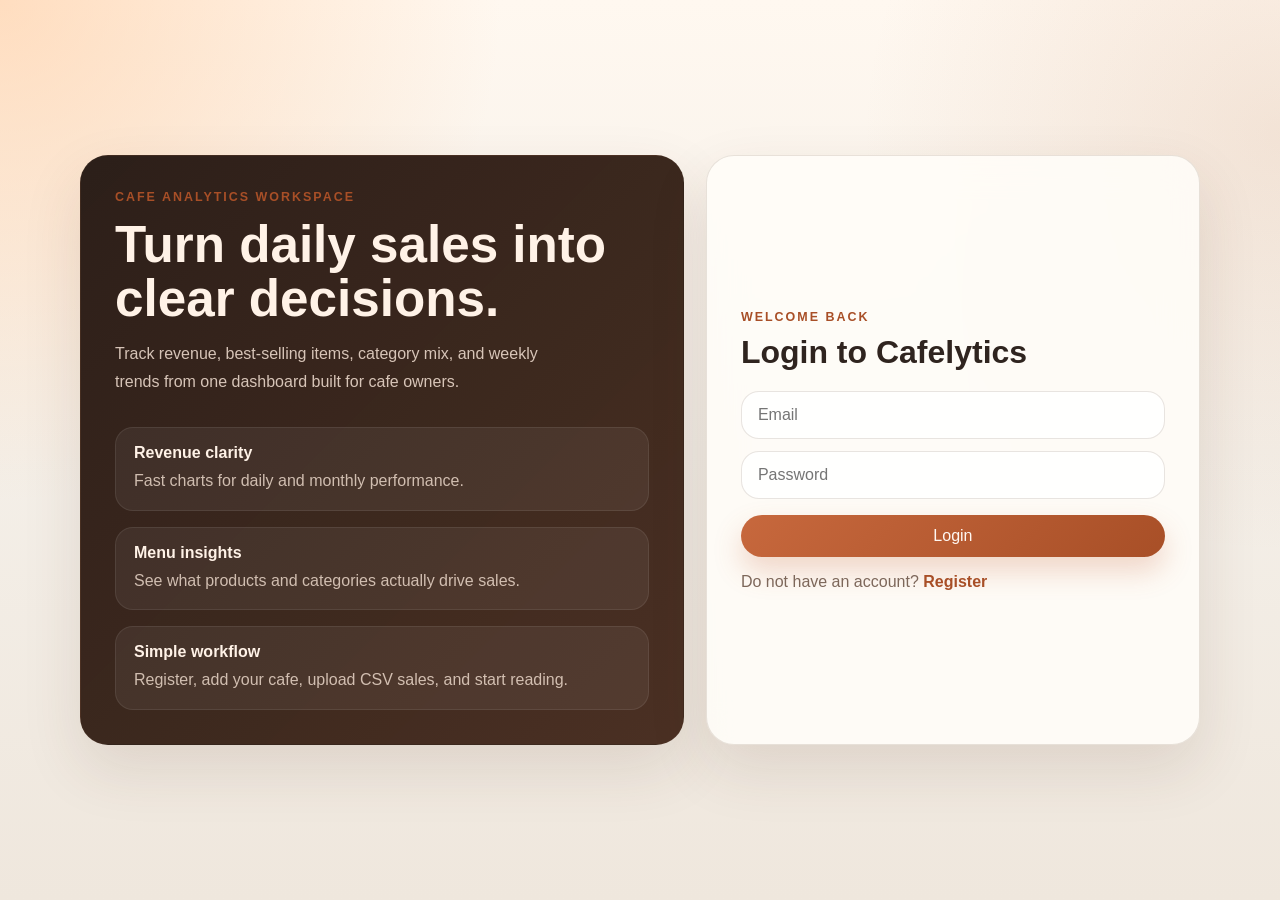
<file: frontend/index.html>
<!DOCTYPE html>
<html>
<head>
    <meta http-equiv="refresh" content="0; url=pages/login.html">
</head>
<body>
    <p>Redirecting to login...</p>
    <script>
        window.location.href = "pages/login.html";
    </script>
</body>
</html>
</file>
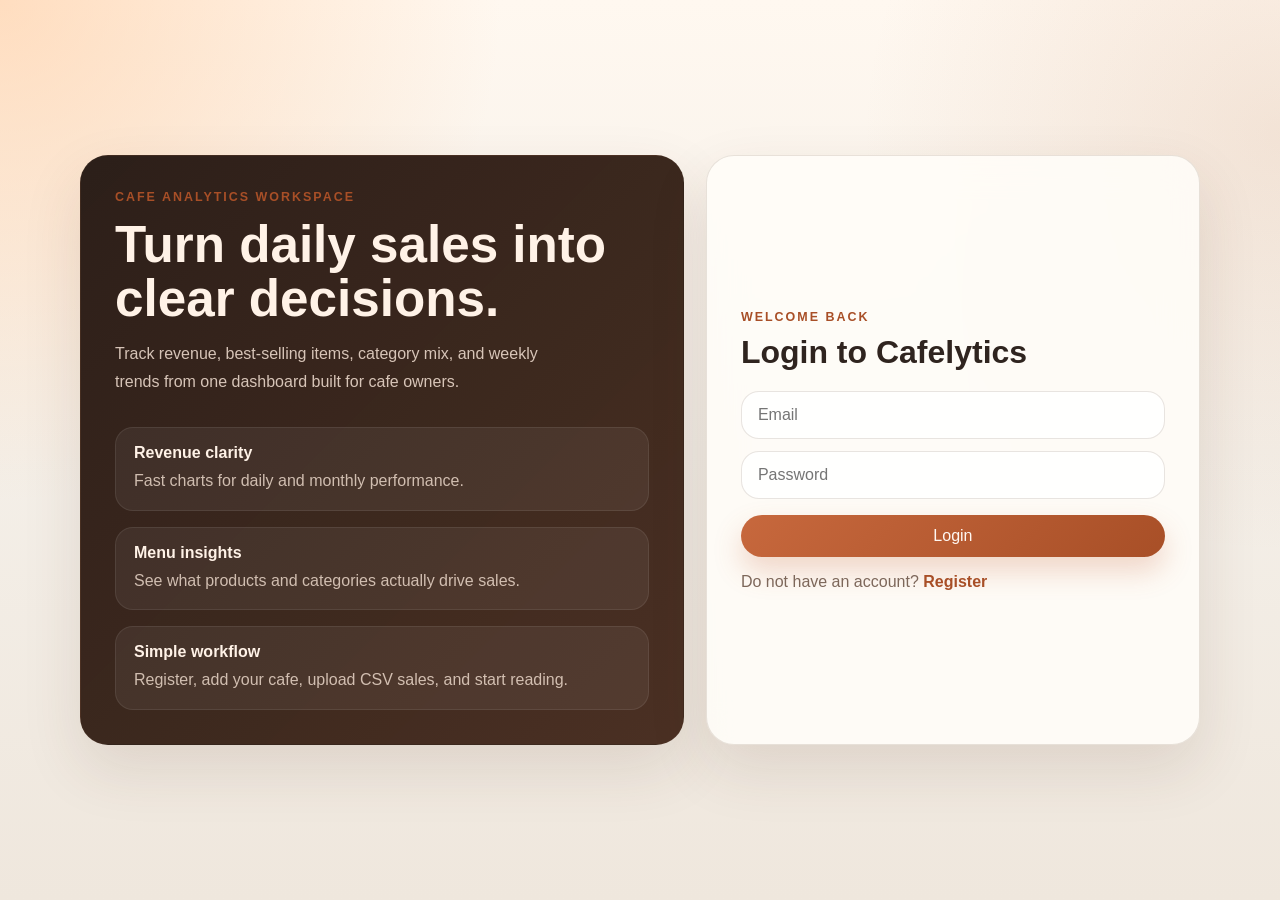
<file: frontend/pages/cafes.html>
<!DOCTYPE html>
<html lang="en">
<head>
    <meta charset="UTF-8">
    <title>Cafes - Cafelytics</title>
    <link rel="stylesheet" href="../css/style.css">
</head>
<body>

<div class="container">

    <aside class="sidebar">
        <h2 class="logo">☕ Cafelytics</h2>
        <nav>
            <a href="dashboard.html">Dashboard</a>
            <a class="active">Cafes</a>
            <a href="upload.html">Upload Sales</a>
        </nav>
    </aside>

    <main class="main">

        <h1>Your Cafes</h1>

        <div class="cafe-form">
            <input type="text" id="cafeName" placeholder="Cafe Name">
            <input type="text" id="cafeLocation" placeholder="Location">
            <button onclick="addCafe()">Add Cafe</button>
        </div>

        <div id="cafeError"
             style="color:red;font-size:13px;margin-top:8px;display:none">
        </div>

        <div id="cafeList" class="cafe-list"></div>

    </main>

</div>

<script src="../config.js"></script>
<script src="../api.js"></script>
<script src="../js/cafes.js"></script>

</body>
</html>
</file>
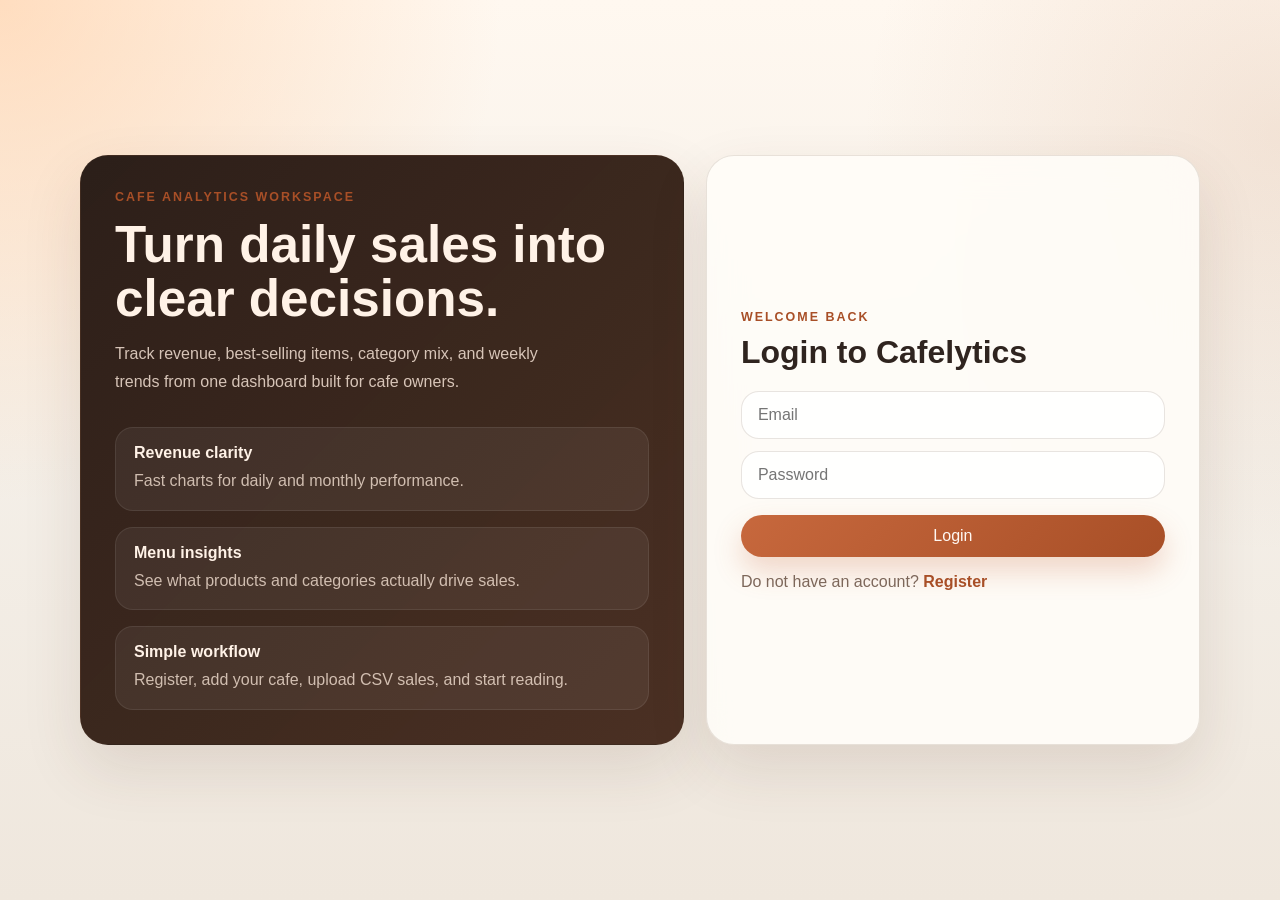
<file: frontend/pages/login.html>
<!DOCTYPE html>
<html lang="en">
<head>
    <meta charset="UTF-8">
    <meta name="viewport" content="width=device-width, initial-scale=1.0">
    <title>Login - Cafelytics</title>
    <link rel="stylesheet" href="../css/style.css">
</head>
<body class="auth-body">

<section class="auth-shell">
    <div class="auth-panel auth-panel-copy">
        <p class="eyebrow">Cafe analytics workspace</p>
        <h1>Turn daily sales into clear decisions.</h1>
        <p class="auth-copy">
            Track revenue, best-selling items, category mix, and weekly trends
            from one dashboard built for cafe owners.
        </p>
        <div class="auth-highlights">
            <div>
                <strong>Revenue clarity</strong>
                <span>Fast charts for daily and monthly performance.</span>
            </div>
            <div>
                <strong>Menu insights</strong>
                <span>See what products and categories actually drive sales.</span>
            </div>
            <div>
                <strong>Simple workflow</strong>
                <span>Register, add your cafe, upload CSV sales, and start reading.</span>
            </div>
        </div>
    </div>

    <div class="auth-panel auth-container">
        <p class="eyebrow">Welcome back</p>
        <h2>Login to Cafelytics</h2>

        <form id="loginForm">
            <input type="email" id="loginEmail" placeholder="Email" required>
            <input type="password" id="loginPassword" placeholder="Password" required>
            <button type="submit">Login</button>
        </form>

        <div id="loginError" class="form-error"></div>

        <p class="auth-footer">
            Do not have an account?
            <a href="register.html">Register</a>
        </p>
    </div>
</section>

<script src="../config.js"></script>
<script src="../api.js"></script>
<script src="../js/auth.js"></script>

</body>
</html>
</file>
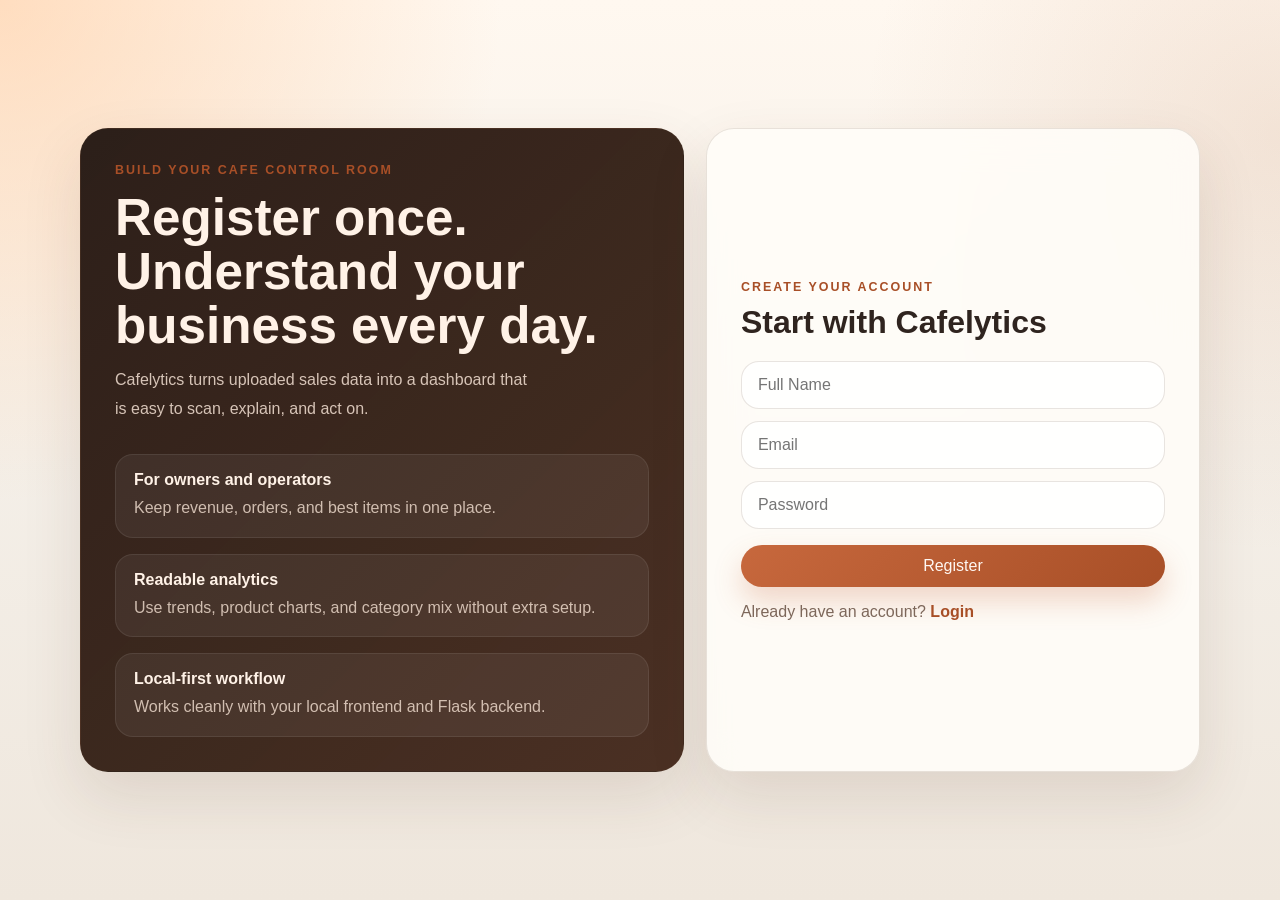
<file: frontend/pages/register.html>
<!DOCTYPE html>
<html lang="en">
<head>
    <meta charset="UTF-8">
    <meta name="viewport" content="width=device-width, initial-scale=1.0">
    <title>Register - Cafelytics</title>
    <link rel="stylesheet" href="../css/style.css">
</head>
<body class="auth-body">

<section class="auth-shell">
    <div class="auth-panel auth-panel-copy">
        <p class="eyebrow">Build your cafe control room</p>
        <h1>Register once. Understand your business every day.</h1>
        <p class="auth-copy">
            Cafelytics turns uploaded sales data into a dashboard that is easy
            to scan, explain, and act on.
        </p>
        <div class="auth-highlights">
            <div>
                <strong>For owners and operators</strong>
                <span>Keep revenue, orders, and best items in one place.</span>
            </div>
            <div>
                <strong>Readable analytics</strong>
                <span>Use trends, product charts, and category mix without extra setup.</span>
            </div>
            <div>
                <strong>Local-first workflow</strong>
                <span>Works cleanly with your local frontend and Flask backend.</span>
            </div>
        </div>
    </div>

    <div class="auth-panel auth-container">
        <p class="eyebrow">Create your account</p>
        <h2>Start with Cafelytics</h2>

        <form id="registerForm">
            <input type="text" id="registerName" placeholder="Full Name" required>
            <input type="email" id="registerEmail" placeholder="Email" required>
            <input type="password" id="registerPassword" placeholder="Password" required>
            <button type="submit">Register</button>
        </form>

        <div id="registerError" class="form-error"></div>

        <p class="auth-footer">
            Already have an account?
            <a href="login.html">Login</a>
        </p>
    </div>
</section>

<script src="../config.js"></script>
<script src="../api.js"></script>
<script src="../js/auth.js"></script>

</body>
</html>
</file>
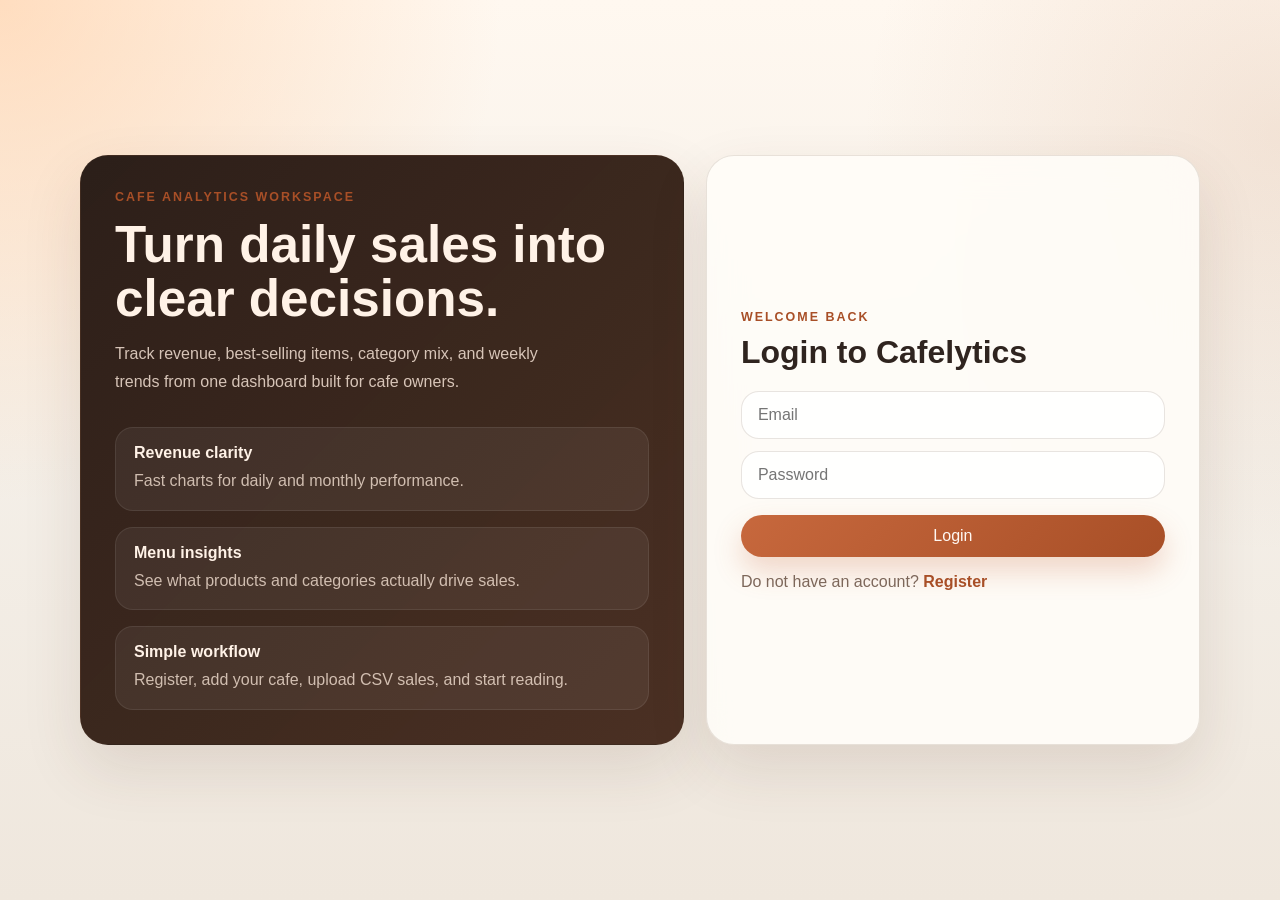
<file: frontend/pages/upload.html>
<!DOCTYPE html>
<html lang="en">
<head>
    <meta charset="UTF-8">
    <title>Upload Sales | Cafelytics</title>
    <link rel="stylesheet" href="../css/style.css">
</head>
<body>

<div class="container">

    <aside class="sidebar">
        <h2 class="logo">☕ Cafelytics</h2>
        <nav>
            <a href="dashboard.html">Dashboard</a>
            <a href="cafes.html">Cafes</a>
            <a class="active" href="upload.html">Upload Sales</a>
        </nav>
    </aside>

    <main class="main">

        <h1>Upload Monthly Sales</h1>

        <div id="dropZone" class="drop-zone">
            <p>Drag & Drop CSV File Here</p>
            <input type="file" id="csvFile" hidden accept=".csv">
            <button onclick="document.getElementById('csvFile').click()">
                Browse File
            </button>
        </div>

        <div class="upload-actions" style="margin-top:16px">
            <button onclick="previewCSV()"
                    style="padding:10px 20px;background:#3b82f6;
                           color:white;border:none;border-radius:6px;
                           cursor:pointer">
                Preview Data
            </button>
        </div>

        <table id="previewTable" class="preview-table"></table>

    </main>

</div>

<script src="../config.js"></script>
<script src="../api.js"></script>
<script src="../js/upload.js"></script>

</body>
</html>
</file>
<file: frontend/css/style.css>
:root {
    --bg: #f4efe8;
    --bg-elevated: rgba(255, 252, 247, 0.82);
    --surface: rgba(255, 248, 238, 0.9);
    --surface-strong: #fffdf9;
    --surface-dark: #261b16;
    --border: rgba(92, 63, 43, 0.14);
    --text: #2f241f;
    --muted: #7d675a;
    --accent: #c7683d;
    --accent-strong: #a84f27;
    --accent-soft: #ffe3cb;
    --success: #2f8f67;
    --warning: #d17a1b;
    --danger: #d9534f;
    --shadow: 0 24px 60px rgba(81, 51, 29, 0.12);
    --radius-lg: 28px;
    --radius-md: 18px;
    --radius-sm: 12px;
    --sidebar-width: 290px;
    --font: "Segoe UI", Tahoma, Geneva, Verdana, sans-serif;
}

* {
    margin: 0;
    padding: 0;
    box-sizing: border-box;
}

html {
    scroll-behavior: smooth;
}

body {
    min-height: 100vh;
    background:
        radial-gradient(circle at top left, rgba(255, 205, 162, 0.62), transparent 32%),
        radial-gradient(circle at right 15%, rgba(201, 144, 107, 0.18), transparent 28%),
        linear-gradient(180deg, #fff8f0 0%, #f4efe8 50%, #efe7dd 100%);
    color: var(--text);
    font-family: var(--font);
}

body.dark-mode {
    --bg: #140f0d;
    --bg-elevated: rgba(31, 23, 20, 0.84);
    --surface: rgba(42, 30, 25, 0.94);
    --surface-strong: #241915;
    --surface-dark: #140f0d;
    --border: rgba(255, 220, 191, 0.12);
    --text: #f7ebe2;
    --muted: #c5ab97;
    --accent: #e48a5d;
    --accent-strong: #ffb387;
    --shadow: 0 24px 60px rgba(0, 0, 0, 0.32);
    background:
        radial-gradient(circle at top left, rgba(128, 69, 39, 0.44), transparent 30%),
        radial-gradient(circle at right 15%, rgba(228, 138, 93, 0.12), transparent 24%),
        linear-gradient(180deg, #201713 0%, #140f0d 55%, #0d0908 100%);
}

a {
    color: inherit;
    text-decoration: none;
}

button,
input,
select {
    font: inherit;
}

button {
    cursor: pointer;
}

.eyebrow {
    font-size: 0.78rem;
    letter-spacing: 0.16em;
    text-transform: uppercase;
    color: var(--accent-strong);
    font-weight: 700;
}

.container {
    display: grid;
    grid-template-columns: var(--sidebar-width) minmax(0, 1fr);
    min-height: 100vh;
    gap: 24px;
    padding: 24px;
}

.sidebar {
    display: flex;
    flex-direction: column;
    justify-content: space-between;
    padding: 28px;
    border-radius: 32px;
    background:
        linear-gradient(180deg, rgba(55, 38, 30, 0.96), rgba(31, 21, 17, 0.96)),
        var(--surface-dark);
    color: #fff4ec;
    box-shadow: var(--shadow);
    position: sticky;
    top: 24px;
    height: calc(100vh - 48px);
}

body.dark-mode .sidebar {
    background:
        linear-gradient(180deg, rgba(20, 15, 13, 0.98), rgba(13, 9, 8, 0.98)),
        var(--surface-dark);
    color: #fff4ec;
}

.logo {
    margin: 10px 0 12px;
    font-size: 1.75rem;
    line-height: 1.1;
}

.sidebar-copy {
    color: rgba(255, 238, 228, 0.72);
    line-height: 1.6;
    margin-bottom: 34px;
}

.sidebar nav {
    display: flex;
    flex-direction: column;
    gap: 10px;
}

.sidebar nav a {
    padding: 14px 16px;
    border-radius: 16px;
    color: rgba(255, 240, 232, 0.76);
    background: rgba(255, 255, 255, 0.03);
    border: 1px solid transparent;
    transition: transform 0.2s ease, background 0.2s ease, border-color 0.2s ease;
}

.sidebar nav a:hover,
.sidebar nav a.active {
    transform: translateX(4px);
    background: rgba(255, 220, 191, 0.12);
    border-color: rgba(255, 220, 191, 0.2);
    color: #ffffff;
}

.main {
    min-width: 0;
    padding: 8px 4px 32px;
}

.dashboard-main {
    display: flex;
    flex-direction: column;
    gap: 24px;
}

.topbar {
    display: flex;
    align-items: flex-start;
    justify-content: space-between;
    gap: 16px;
}

.topbar h1 {
    font-size: clamp(2rem, 4vw, 2.8rem);
    margin-top: 6px;
}

.page-subtitle {
    margin-top: 10px;
    color: var(--muted);
    max-width: 720px;
    line-height: 1.6;
}

.topbar h1,
.panel-header h3,
.kpi-card p,
.hero-copy h2,
.hero-metrics strong,
.dashboard-empty-state h3,
.insight-card h4,
.analytics-box,
.kpi-card,
.dashboard-empty-state,
.main {
    color: var(--text);
}

.top-actions {
    display: flex;
    align-items: center;
    gap: 12px;
    flex-wrap: wrap;
    justify-content: flex-end;
}

.top-actions select,
#downloadReportBtn,
#themeToggle,
.logout-btn,
.dashboard-link-button,
.auth-container button,
.cafe-form button,
.upload-actions button,
#uploadNowBtn {
    border: 0;
    border-radius: 999px;
    padding: 12px 18px;
    transition: transform 0.2s ease, box-shadow 0.2s ease, background 0.2s ease;
}

.top-actions select,
#downloadReportBtn,
#themeToggle {
    background: var(--bg-elevated);
    color: var(--text);
    border: 1px solid var(--border);
    box-shadow: 0 10px 24px rgba(84, 60, 38, 0.08);
}

#downloadReportBtn {
    font-weight: 600;
}

.logout-btn,
.dashboard-link-button,
.auth-container button,
.cafe-form button,
.upload-actions button,
#uploadNowBtn {
    background: linear-gradient(135deg, var(--accent), var(--accent-strong));
    color: #fff7f2;
    box-shadow: 0 14px 28px rgba(199, 104, 61, 0.25);
}

#themeToggle:hover,
#downloadReportBtn:hover,
.logout-btn:hover,
.dashboard-link-button:hover,
.auth-container button:hover,
.cafe-form button:hover,
.upload-actions button:hover,
#uploadNowBtn:hover {
    transform: translateY(-2px);
}

#downloadReportBtn:disabled,
.dashboard-link-button:disabled {
    opacity: 0.58;
    cursor: not-allowed;
    transform: none;
    box-shadow: none;
}

.dashboard-link-button.secondary {
    background: transparent;
    color: var(--text);
    border: 1px solid var(--border);
    box-shadow: none;
}

body.dark-mode .dashboard-link-button.secondary {
    color: #f7ebe2;
    border-color: rgba(255, 220, 191, 0.2);
    background: rgba(255, 255, 255, 0.04);
}

.dashboard-hero {
    display: grid;
    grid-template-columns: minmax(0, 2fr) minmax(280px, 1fr);
    gap: 20px;
    padding: 28px;
    border-radius: 32px;
    background:
        linear-gradient(130deg, rgba(255, 238, 223, 0.9), rgba(255, 251, 246, 0.84)),
        var(--surface-strong);
    border: 1px solid var(--border);
    box-shadow: var(--shadow);
    overflow: hidden;
    position: relative;
}

body.dark-mode .dashboard-hero {
    background:
        linear-gradient(130deg, rgba(46, 33, 28, 0.96), rgba(28, 20, 17, 0.94)),
        var(--surface-strong);
}

.dashboard-hero::after {
    content: "";
    position: absolute;
    right: -60px;
    bottom: -80px;
    width: 240px;
    height: 240px;
    border-radius: 50%;
    background: radial-gradient(circle, rgba(199, 104, 61, 0.18), transparent 68%);
}

.hero-copy,
.hero-side {
    position: relative;
    z-index: 1;
}

.hero-label {
    display: inline-block;
    color: var(--muted);
    font-size: 0.9rem;
    margin-bottom: 10px;
}

.hero-copy h2 {
    font-size: clamp(1.8rem, 3vw, 2.6rem);
    max-width: 10ch;
}

.hero-meta {
    margin-top: 10px;
    color: var(--muted);
    line-height: 1.6;
}

.hero-metrics {
    display: flex;
    flex-wrap: wrap;
    gap: 18px;
    margin-top: 28px;
}

.hero-metrics div {
    min-width: 180px;
    padding: 18px 20px;
    border-radius: 20px;
    background: rgba(255, 255, 255, 0.62);
    border: 1px solid rgba(255, 255, 255, 0.45);
    backdrop-filter: blur(10px);
}

body.dark-mode .hero-metrics div {
    background: rgba(255, 255, 255, 0.04);
    border-color: rgba(255, 255, 255, 0.08);
}

.hero-metrics span {
    display: block;
    color: var(--muted);
    margin-bottom: 8px;
}

.hero-metrics strong {
    font-size: 1.55rem;
}

.hero-side {
    display: flex;
    flex-direction: column;
    justify-content: space-between;
    gap: 18px;
}

.trend-card {
    padding: 22px;
    border-radius: 24px;
    background: rgba(44, 31, 25, 0.9);
    color: #fff6f1;
    box-shadow: 0 18px 38px rgba(56, 37, 28, 0.24);
}

body.dark-mode .trend-card {
    background: rgba(255, 255, 255, 0.04);
    border: 1px solid rgba(255, 255, 255, 0.08);
}

.trend-badge {
    display: inline-flex;
    align-items: center;
    justify-content: center;
    margin-top: 10px;
    padding: 10px 14px;
    border-radius: 999px;
    font-size: 0.96rem;
    font-weight: 700;
}

.trend-badge.up {
    background: rgba(47, 143, 103, 0.18);
    color: #a7f0c7;
}

.trend-badge.down {
    background: rgba(217, 83, 79, 0.18);
    color: #ffc4bf;
}

.trend-badge.flat {
    background: rgba(255, 213, 111, 0.18);
    color: #ffe7a8;
}

.trend-caption {
    margin-top: 12px;
    color: rgba(255, 241, 232, 0.74);
}

body.dark-mode .hero-label,
body.dark-mode .hero-meta,
body.dark-mode .hero-metrics span,
body.dark-mode .trend-caption,
body.dark-mode .page-subtitle,
body.dark-mode .kpi-card h4,
body.dark-mode .kpi-card span,
body.dark-mode .insight-card p,
body.dark-mode .dashboard-empty-state p,
body.dark-mode .panel-header .eyebrow {
    color: var(--muted);
}

body.dark-mode .hero-copy h2,
body.dark-mode .hero-metrics strong,
body.dark-mode .panel-header h3,
body.dark-mode .kpi-card p,
body.dark-mode .dashboard-empty-state h3,
body.dark-mode .insight-card h4,
body.dark-mode .analytics-box,
body.dark-mode .kpi-card,
body.dark-mode .dashboard-empty-state {
    color: var(--text);
}

.hero-actions {
    display: flex;
    flex-wrap: wrap;
    gap: 12px;
}

.kpi-grid {
    display: grid;
    grid-template-columns: repeat(4, minmax(0, 1fr));
    gap: 18px;
}

.kpi-card,
.analytics-box,
.auth-panel,
.cafe-item,
.drop-zone,
.preview-table,
.notification,
.top-navbar {
    border-radius: var(--radius-lg);
    background: var(--bg-elevated);
    border: 1px solid var(--border);
    box-shadow: var(--shadow);
    backdrop-filter: blur(18px);
}

body.dark-mode .kpi-card,
body.dark-mode .analytics-box,
body.dark-mode .auth-container,
body.dark-mode .cafe-item,
body.dark-mode .drop-zone,
body.dark-mode .preview-table,
body.dark-mode .top-navbar {
    background: var(--bg-elevated);
}

.kpi-card {
    padding: 22px;
    display: flex;
    flex-direction: column;
    gap: 10px;
}

.kpi-card h4 {
    color: var(--muted);
    font-size: 0.92rem;
    font-weight: 600;
}

.kpi-card p {
    font-size: clamp(1.55rem, 2vw, 2rem);
    line-height: 1.15;
    font-weight: 700;
}

.kpi-card span {
    color: var(--muted);
    line-height: 1.5;
}

.dashboard-empty-state {
    align-items: flex-start;
    justify-content: center;
    flex-direction: column;
    gap: 12px;
    padding: 24px;
    border-radius: var(--radius-lg);
    background: rgba(255, 243, 231, 0.88);
    border: 1px dashed rgba(199, 104, 61, 0.3);
}

body.dark-mode .dashboard-empty-state {
    background: rgba(255, 255, 255, 0.04);
    border-color: rgba(255, 220, 191, 0.18);
}

.analytics-grid {
    display: grid;
    grid-template-columns: repeat(2, minmax(0, 1fr));
    gap: 20px;
}

.analytics-box {
    padding: 22px;
    min-height: 360px;
}

.analytics-box-wide {
    grid-column: span 2;
}

.panel-header {
    display: flex;
    align-items: flex-start;
    justify-content: space-between;
    gap: 14px;
    margin-bottom: 18px;
}

.panel-header h3 {
    font-size: 1.3rem;
    margin-top: 6px;
}

.panel-header .eyebrow {
    color: var(--accent-strong);
}

.chart-frame {
    position: relative;
    height: 280px;
}

.heatmap-grid {
    display: grid;
    grid-template-columns: repeat(auto-fit, minmax(110px, 1fr));
    gap: 12px;
}

.heat-cell {
    min-height: 92px;
    border-radius: 18px;
    padding: 14px;
    display: flex;
    flex-direction: column;
    justify-content: space-between;
    border: 1px solid rgba(255, 255, 255, 0.18);
    color: #ffffff;
}

.heat-cell strong,
.heat-day {
    color: #ffffff;
}

.heat-day {
    display: inline-flex;
    font-size: 0.82rem;
    opacity: 0.82;
}

.heat-level-1 { background: linear-gradient(135deg, #9b7a66, #83685a); }
.heat-level-2 { background: linear-gradient(135deg, #c2754d, #ab6038); }
.heat-level-3 { background: linear-gradient(135deg, #d88a4d, #c26f34); }
.heat-level-4 { background: linear-gradient(135deg, #e59f4b, #cf7a22); }
.heat-level-5 { background: linear-gradient(135deg, #f3b354, #db8825); }

.heatmap-empty {
    display: flex;
    align-items: center;
    justify-content: center;
    min-height: 180px;
    color: var(--muted);
    border-radius: 18px;
    background: rgba(255, 255, 255, 0.52);
}

body.dark-mode .heatmap-empty {
    background: rgba(255, 255, 255, 0.04);
}

.insights-box {
    display: grid;
    grid-template-columns: repeat(auto-fit, minmax(220px, 1fr));
    gap: 14px;
}

.insight-card {
    padding: 18px;
    border-radius: 20px;
    background: linear-gradient(180deg, rgba(255, 241, 229, 0.9), rgba(255, 252, 247, 0.92));
    border: 1px solid rgba(199, 104, 61, 0.18);
}

body.dark-mode .insight-card {
    background: linear-gradient(180deg, rgba(50, 34, 28, 0.92), rgba(31, 23, 20, 0.96));
    border-color: rgba(255, 220, 191, 0.1);
}

.insight-card h4 {
    margin-bottom: 8px;
    font-size: 1rem;
}

.insight-card p {
    color: var(--muted);
    line-height: 1.6;
}

.notification {
    position: fixed;
    right: 26px;
    bottom: 26px;
    max-width: 360px;
    padding: 16px 20px;
    opacity: 0;
    transform: translateY(12px);
    pointer-events: none;
    transition: opacity 0.2s ease, transform 0.2s ease;
    color: #fff8f4;
}

.notification.visible {
    opacity: 1;
    transform: translateY(0);
}

.notification.success {
    background: linear-gradient(135deg, #2f8f67, #256d51);
}

.notification.error {
    background: linear-gradient(135deg, #d9534f, #a83f3d);
}

.notification.info {
    background: linear-gradient(135deg, #c7683d, #a84f27);
}

.dashboard-loading .analytics-box,
.dashboard-loading .kpi-card,
.dashboard-loading .dashboard-hero {
    opacity: 0.78;
}

.auth-body {
    display: grid;
    place-items: center;
    padding: 28px;
}

.auth-shell {
    width: min(1120px, 100%);
    display: grid;
    grid-template-columns: minmax(0, 1.1fr) minmax(360px, 0.9fr);
    gap: 22px;
}

.auth-panel {
    padding: 34px;
}

.auth-panel-copy {
    background:
        linear-gradient(135deg, rgba(44, 31, 25, 0.96), rgba(78, 50, 36, 0.92)),
        var(--surface-dark);
    color: #fff2e7;
}

.auth-panel-copy h1 {
    font-size: clamp(2rem, 4vw, 3.4rem);
    line-height: 1.05;
    margin: 14px 0;
}

.auth-copy {
    color: rgba(255, 236, 222, 0.8);
    line-height: 1.8;
    max-width: 48ch;
}

.auth-highlights {
    display: grid;
    gap: 16px;
    margin-top: 30px;
}

.auth-highlights div {
    padding: 16px 18px;
    border-radius: 18px;
    background: rgba(255, 255, 255, 0.06);
    border: 1px solid rgba(255, 255, 255, 0.08);
}

.auth-highlights strong {
    display: block;
    margin-bottom: 6px;
}

.auth-highlights span {
    color: rgba(255, 236, 222, 0.75);
    line-height: 1.6;
}

.auth-container {
    display: flex;
    flex-direction: column;
    justify-content: center;
    background: rgba(255, 253, 249, 0.88);
}

body.dark-mode .auth-container {
    background: rgba(31, 23, 20, 0.9);
}

.auth-container h2 {
    margin: 10px 0 20px;
    font-size: 2rem;
}

.auth-container form {
    display: grid;
    gap: 12px;
}

.auth-container input,
.cafe-form input,
.search-box input,
.date-filter select,
.top-actions select {
    width: 100%;
    border: 1px solid var(--border);
    border-radius: 18px;
    padding: 14px 16px;
    background: rgba(255, 255, 255, 0.78);
    color: var(--text);
    outline: none;
}

body.dark-mode .auth-container input,
body.dark-mode .cafe-form input,
body.dark-mode .search-box input,
body.dark-mode .date-filter select,
body.dark-mode .top-actions select {
    background: rgba(255, 255, 255, 0.04);
    color: var(--text);
}

.top-actions select option {
    color: #2f241f;
    background: #fffdf9;
}

body.dark-mode .top-actions select option {
    color: #f7ebe2;
    background: #241915;
}

.auth-container input:focus,
.cafe-form input:focus,
.search-box input:focus,
.top-actions select:focus {
    border-color: rgba(199, 104, 61, 0.45);
    box-shadow: 0 0 0 4px rgba(199, 104, 61, 0.12);
}

.auth-container button {
    margin-top: 4px;
}

.auth-footer {
    margin-top: 16px;
    color: var(--muted);
}

.auth-footer a,
.auth-container a {
    color: var(--accent-strong);
    font-weight: 700;
}

.form-error {
    display: none;
    margin-top: 12px;
    padding: 12px 14px;
    border-radius: 16px;
    background: rgba(217, 83, 79, 0.12);
    color: #a13e3b;
    border: 1px solid rgba(217, 83, 79, 0.18);
}

.cafe-form {
    display: flex;
    flex-wrap: wrap;
    gap: 12px;
    margin: 24px 0;
}

.cafe-form input {
    flex: 1 1 220px;
}

.cafe-list {
    display: grid;
    gap: 14px;
}

.cafe-item {
    display: flex;
    align-items: center;
    justify-content: space-between;
    gap: 12px;
    padding: 18px 20px;
}

.cafe-item button {
    border: none;
    background: rgba(217, 83, 79, 0.12);
    color: var(--danger);
    padding: 10px 14px;
    border-radius: 999px;
}

.drop-zone {
    padding: 34px;
    text-align: center;
    border: 2px dashed rgba(199, 104, 61, 0.42);
}

.drop-zone:hover {
    border-color: var(--accent);
}

.drop-zone p + p {
    margin-top: 8px;
}

table {
    width: 100%;
    margin-top: 20px;
    border-collapse: collapse;
    overflow: hidden;
}

th,
td {
    padding: 14px;
    border-bottom: 1px solid var(--border);
    text-align: left;
}

th {
    color: var(--muted);
    background: rgba(255, 255, 255, 0.5);
}

body.dark-mode th {
    background: rgba(255, 255, 255, 0.05);
}

.preview-table,
.product-table {
    overflow: hidden;
}

.top-navbar {
    display: flex;
    justify-content: space-between;
    align-items: center;
    gap: 16px;
    padding: 18px 22px;
    margin-bottom: 20px;
}

.navbar-right {
    display: flex;
    align-items: center;
    gap: 12px;
}

.icon {
    font-size: 1.1rem;
}

.profile img {
    width: 38px;
    height: 38px;
    border-radius: 50%;
}

@media (max-width: 1180px) {
    .container {
        grid-template-columns: 1fr;
    }

    .sidebar {
        position: static;
        height: auto;
    }

    .kpi-grid {
        grid-template-columns: repeat(2, minmax(0, 1fr));
    }
}

@media (max-width: 920px) {
    .auth-shell,
    .dashboard-hero,
    .analytics-grid,
    .analytics-box-wide {
        grid-template-columns: 1fr;
    }

    .analytics-box-wide {
        grid-column: auto;
    }

    .topbar {
        flex-direction: column;
    }

    .top-actions {
        width: 100%;
        justify-content: flex-start;
    }
}

@media (max-width: 640px) {
    .container,
    .auth-body {
        padding: 14px;
    }

    .main {
        padding-bottom: 24px;
    }

    .auth-panel,
    .dashboard-hero,
    .analytics-box,
    .kpi-card,
    .sidebar {
        padding: 20px;
        border-radius: 22px;
    }

    .kpi-grid {
        grid-template-columns: 1fr;
    }

    .hero-metrics {
        flex-direction: column;
    }

    .cafe-item {
        flex-direction: column;
        align-items: flex-start;
    }

    .notification {
        right: 14px;
        left: 14px;
        bottom: 14px;
        max-width: none;
    }
}
</file>
